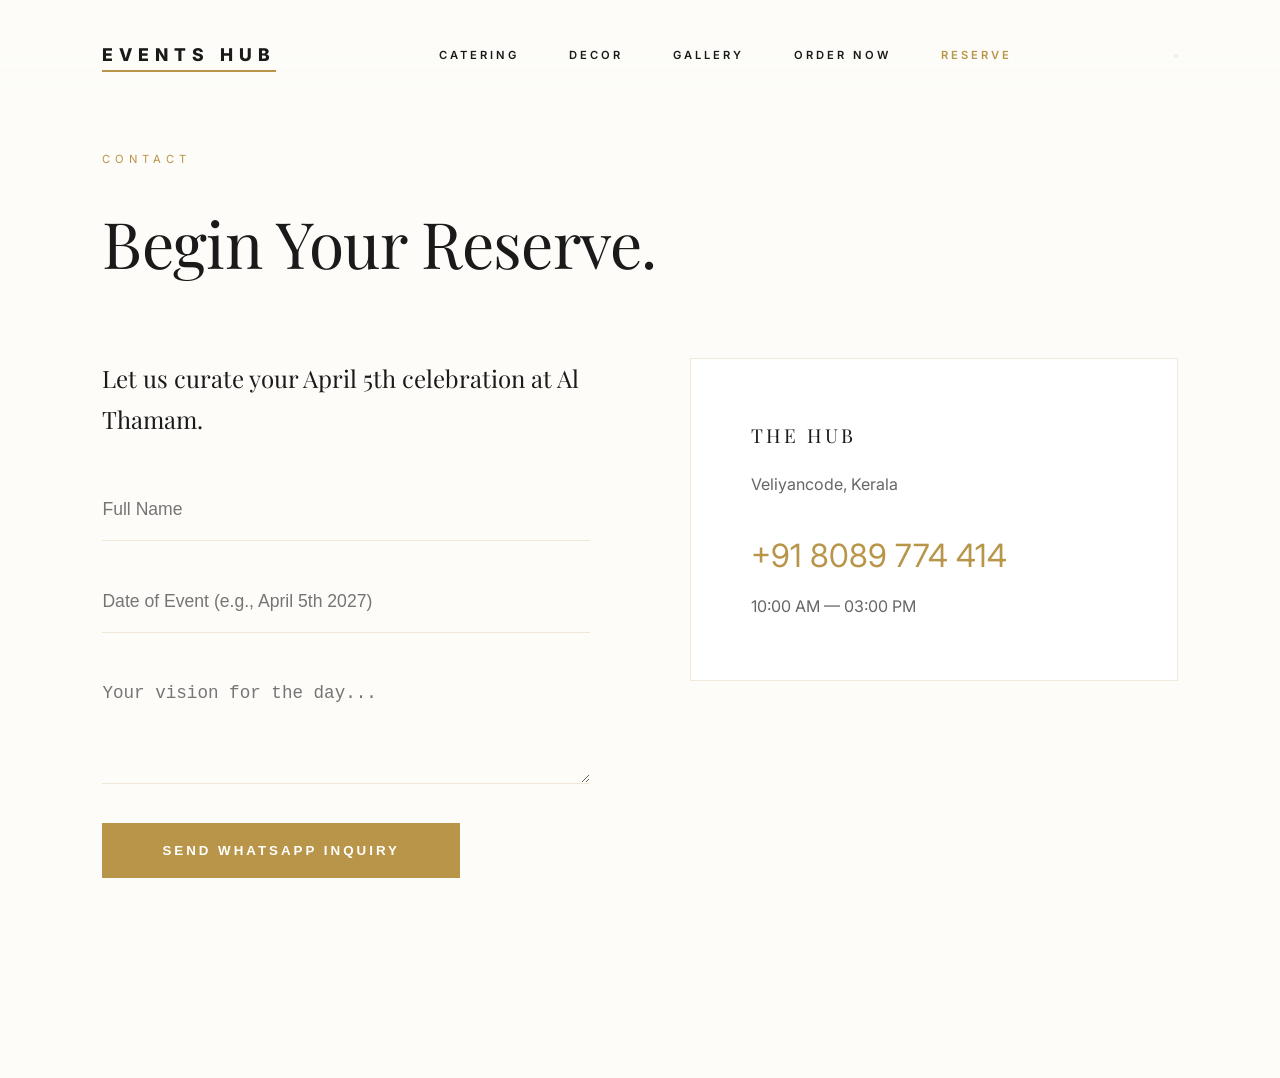
<file: contact/index.html>
<!DOCTYPE html>
<html lang="en">
<head>
    <meta charset="UTF-8">
    <meta name="viewport" content="width=device-width, initial-scale=1.0">
    <title>Reserve | Events Hub</title>
    <link href="https://fonts.googleapis.com/css2?family=Inter:wght@400;600;700&family=Playfair+Display:ital,wght@0,400;0,700;1,400&display=swap" rel="stylesheet">
    <link rel="stylesheet" href="../assets/css/style.css">
    <style>
        .input-royal {
            width: 100%;
            padding: 20px 0;
            background: transparent;
            border: none;
            border-bottom: 1px solid var(--border-soft);
            margin-bottom: 30px;
            font-size: 1.1rem;
            outline: none;
            transition: var(--transition-royal);
        }
        .input-royal:focus {
            border-bottom-color: var(--gold-rich);
        }
        .btn-royal {
            background: var(--gold-rich);
            color: white;
            padding: 20px 60px;
            border: none;
            text-transform: uppercase;
            letter-spacing: 3px;
            font-weight: 700;
            cursor: pointer;
            transition: var(--transition-royal);
        }
        .btn-royal:hover {
            background: var(--text-dark);
            transform: translateY(-5px);
        }
    </style>
</head>
<body class="page-fade">
    <div class="scroll-progress" id="progressBar"></div>
    <div id="loader"><div class="loader-text">Contact</div></div>

    <nav>
        <a href="../index.html" class="logo reveal-left">Events Hub</a>
        <div class="nav-links reveal-right">
            <a href="../catering/index.html">Catering</a>
            <a href="../decor/index.html">Decor</a>
            <a href="../gallery/index.html">Gallery</a>
            <a href="../order.html">Order Now</a>
            <a href="index.html" style="color: var(--gold-rich);">Reserve</a>
        </div>
    </nav>

    <section>
        <span class="section-label reveal-left">Contact</span>
        <h2 class="section-title reveal-right">Begin Your Reserve.</h2>

        <div style="display: grid; grid-template-columns: 1fr 1fr; gap: 100px;">
            <div class="reveal-left">
                <p style="font-size: 1.5rem; margin-bottom: 40px; font-family: 'Playfair Display', serif;">Let us curate your April 5th celebration at Al Thamam.</p>
                <div style="margin-bottom: 50px;">
                    <input type="text" id="custName" placeholder="Full Name" class="input-royal">
                    <input type="text" id="eventDate" placeholder="Date of Event (e.g., April 5th 2027)" class="input-royal">
                    <textarea id="eventMsg" placeholder="Your vision for the day..." class="input-royal" rows="4"></textarea>
                    <button onclick="handleInquiry()" class="btn-royal">Send WhatsApp Inquiry</button>
                </div>
            </div>

            <div class="card-royal reveal-right" style="align-self: flex-start;">
                <h3 style="font-size: 1.2rem; margin-bottom: 20px; text-transform: uppercase; letter-spacing: 3px;">The Hub</h3>
                <p style="color: var(--text-muted); margin-bottom: 30px;">Veliyancode, Kerala</p>
                <p style="font-size: 2rem; color: var(--gold-rich); margin-bottom: 10px;">+91 8089 774 414</p>
                <p style="color: var(--text-muted);">10:00 AM — 03:00 PM</p>
            </div>
        </div>
    </section>

    <script src="../assets/js/main.js"></script>
    <script>
        function handleInquiry() {
            const name = document.getElementById('custName').value;
            const date = document.getElementById('eventDate').value;
            const msg = document.getElementById('eventMsg').value;

            const fullMsg = `Hello Events Hub!\n\nName: ${name}\nDate: ${date}\nVision: ${msg}`;
            sendWhatsApp(fullMsg);
        }
    </script>
</body>
</html>
</file>
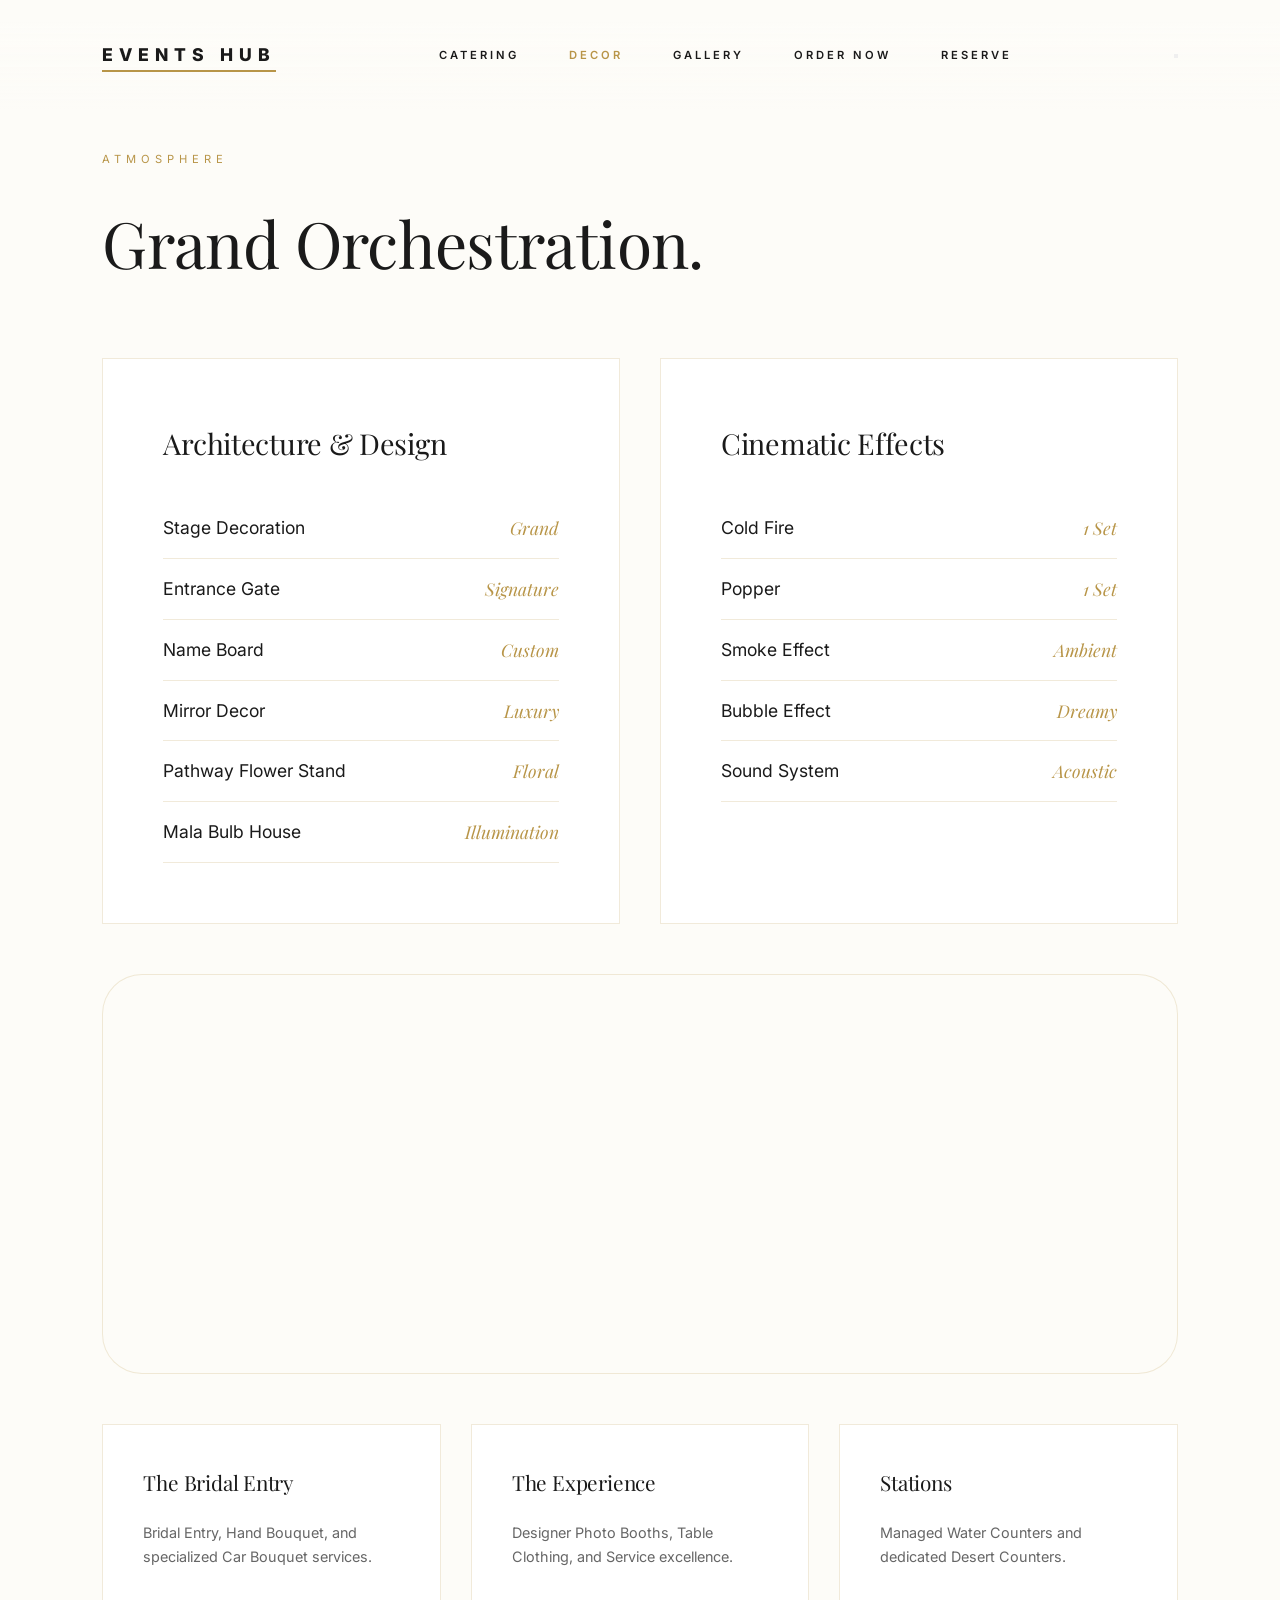
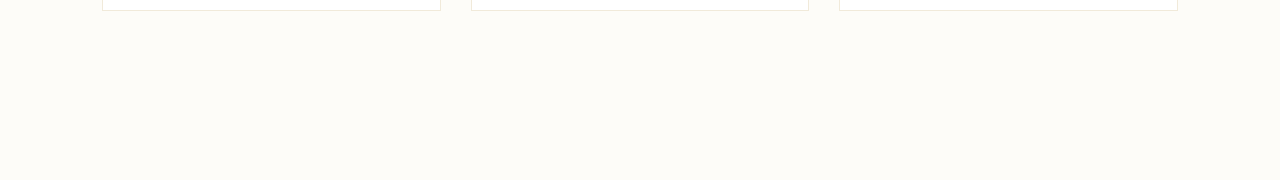
<file: decor/index.html>
<!DOCTYPE html>
<html lang="en">
<head>
    <meta charset="UTF-8">
    <meta name="viewport" content="width=device-width, initial-scale=1.0">
    <title>Decor | Events Hub</title>
    <link href="https://fonts.googleapis.com/css2?family=Inter:wght@400;600;700&family=Playfair+Display:ital,wght@0,400;0,700;1,400&display=swap" rel="stylesheet">
    <link rel="stylesheet" href="../assets/css/style.css">
    <style>
        .parallax-decor {
            height: 400px;
            background-attachment: fixed;
            background-size: cover;
            background-position: center;
            border-radius: 40px;
            margin: 50px 0;
            border: 1px solid var(--border-soft);
        }
    </style>
</head>
<body class="page-fade">
    <div class="scroll-progress" id="progressBar"></div>
    <div id="loader"><div class="loader-text">Design</div></div>

    <nav>
        <a href="../index.html" class="logo reveal-left">Events Hub</a>
        <div class="nav-links reveal-right">
            <a href="../catering/index.html">Catering</a>
            <a href="index.html" style="color: var(--gold-rich);">Decor</a>
            <a href="../gallery/index.html">Gallery</a>
            <a href="../order.html">Order Now</a>
            <a href="../contact/index.html">Reserve</a>
        </div>
    </nav>

    <section>
        <span class="section-label reveal-left">Atmosphere</span>
        <h2 class="section-title reveal-right">Grand Orchestration.</h2>

        <div style="display: grid; grid-template-columns: 1fr 1fr; gap: 40px;">
            <div class="card-royal reveal-left">
                <h3 style="font-size: 1.8rem; margin-bottom: 30px;">Architecture & Design</h3>
                <ul class="royal-list">
                    <li>Stage Decoration <span>Grand</span></li>
                    <li>Entrance Gate <span>Signature</span></li>
                    <li>Name Board <span>Custom</span></li>
                    <li>Mirror Decor <span>Luxury</span></li>
                    <li>Pathway Flower Stand <span>Floral</span></li>
                    <li>Mala Bulb House <span>Illumination</span></li>
                </ul>
            </div>
            <div class="card-royal reveal-right">
                <h3 style="font-size: 1.8rem; margin-bottom: 30px;">Cinematic Effects</h3>
                <ul class="royal-list">
                    <li>Cold Fire <span>1 Set</span></li>
                    <li>Popper <span>1 Set</span></li>
                    <li>Smoke Effect <span>Ambient</span></li>
                    <li>Bubble Effect <span>Dreamy</span></li>
                    <li>Sound System <span>Acoustic</span></li>
                </ul>
            </div>
        </div>

        <div class="parallax-decor reveal-center" style="background-image: url('https://images.unsplash.com/photo-1519225421980-715cb0215aed?auto=format&fit=crop&w=1200&q=80');"></div>

        <div style="display: grid; grid-template-columns: 1fr 1fr 1fr; gap: 30px; margin-top: 40px;">
            <div class="card-royal reveal-left" style="padding: 40px;">
                <h3 style="font-size: 1.3rem; margin-bottom: 20px;">The Bridal Entry</h3>
                <p style="color: var(--text-muted); font-size: 0.9rem;">Bridal Entry, Hand Bouquet, and specialized Car Bouquet services.</p>
            </div>
            <div class="card-royal reveal-center" style="padding: 40px;">
                <h3 style="font-size: 1.3rem; margin-bottom: 20px;">The Experience</h3>
                <p style="color: var(--text-muted); font-size: 0.9rem;">Designer Photo Booths, Table Clothing, and Service excellence.</p>
            </div>
            <div class="card-royal reveal-right" style="padding: 40px;">
                <h3 style="font-size: 1.3rem; margin-bottom: 20px;">Stations</h3>
                <p style="color: var(--text-muted); font-size: 0.9rem;">Managed Water Counters and dedicated Desert Counters.</p>
            </div>
        </div>
    </section>

    <footer class="reveal-center">
        <p style="letter-spacing: 5px; text-transform: uppercase; font-size: 0.7rem; color: var(--gold-rich);">Grand Orchestration by Events Hub</p>
    </footer>

    <script src="../assets/js/main.js"></script>
</body>
</html>
</file>
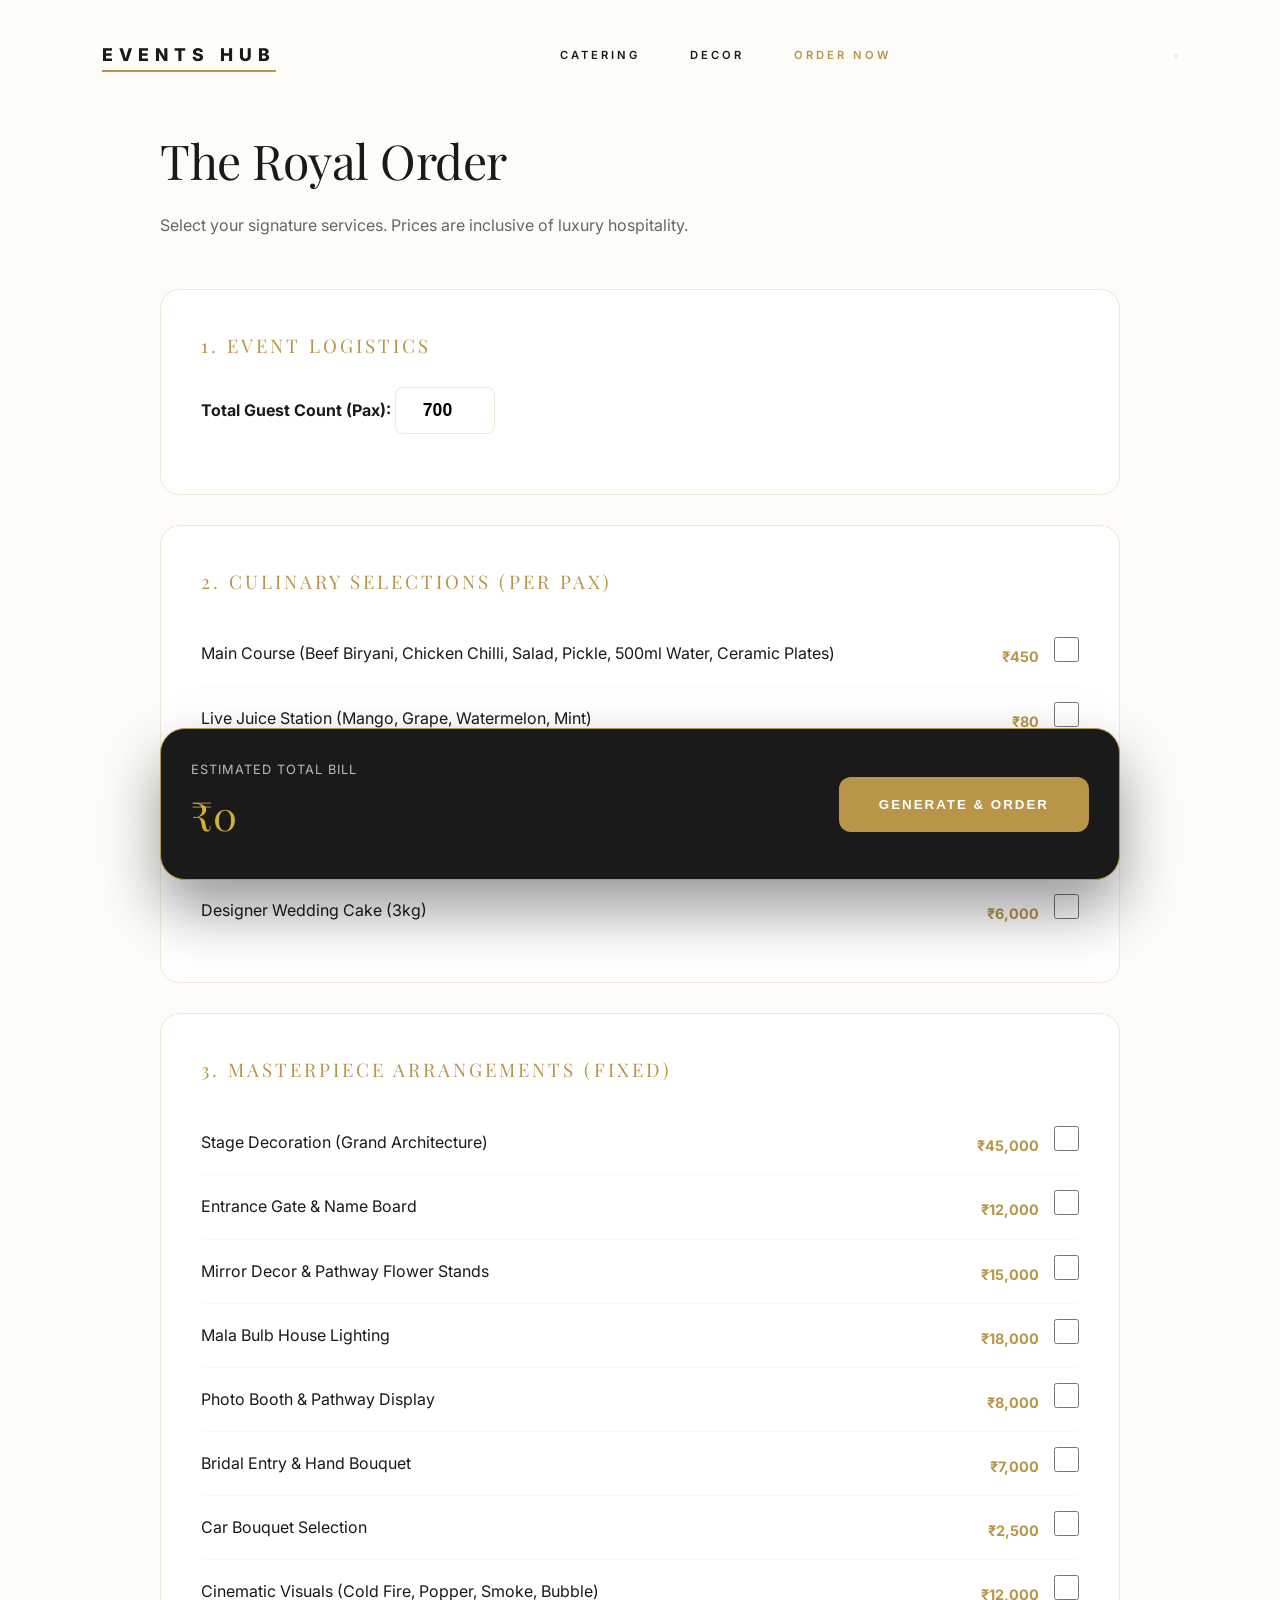
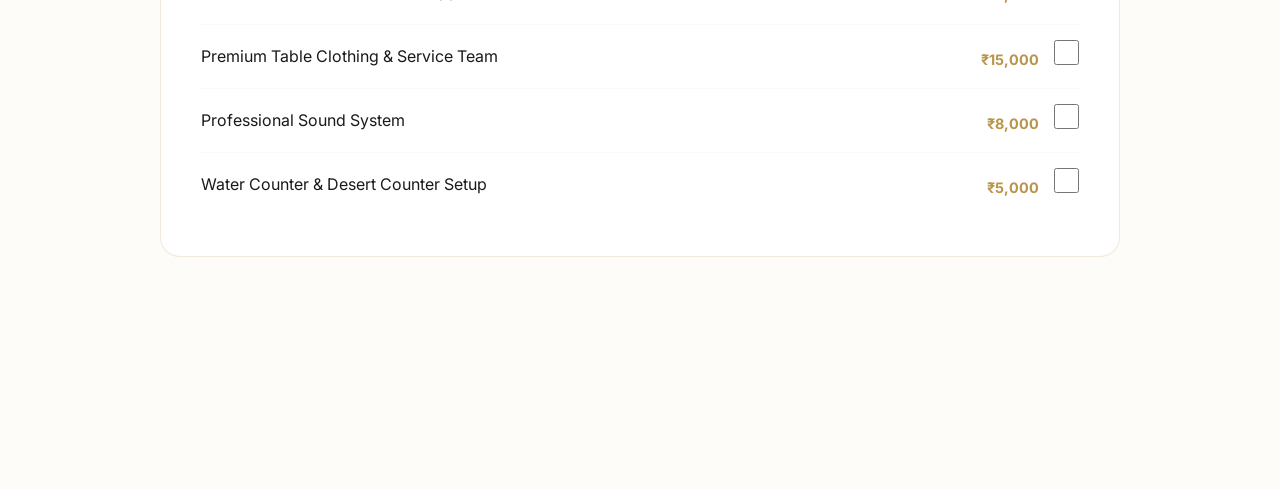
<file: order.html>
<!DOCTYPE html>
<html lang="en">
<head>
    <meta charset="UTF-8">
    <meta name="viewport" content="width=device-width, initial-scale=1.0">
    <title>Grand Order | Events Hub</title>
    <link href="https://fonts.googleapis.com/css2?family=Inter:wght@400;700&family=Playfair+Display:wght@700&display=swap" rel="stylesheet">
    <link rel="stylesheet" href="assets/css/style.css">
    <style>
        .order-container {
            max-width: 1000px;
            margin: 120px auto 50px;
            padding: 0 20px;
        }
        .order-section {
            background: #fff;
            border: 1px solid var(--border-soft);
            padding: 40px;
            margin-bottom: 30px;
            border-radius: 20px;
        }
        .item-choice {
            display: flex;
            justify-content: space-between;
            align-items: center;
            padding: 15px 0;
            border-bottom: 1px solid #f9f9f9;
        }
        .item-choice:last-child { border-bottom: none; }

        .checkbox-custom {
            width: 25px;
            height: 25px;
            accent-color: var(--gold-rich);
            cursor: pointer;
        }

        .price-tag {
            color: var(--gold-rich);
            font-weight: 700;
            margin-right: 15px;
            font-size: 0.9rem;
        }

        .bill-summary {
            position: sticky;
            bottom: 20px;
            background: #1a1a1a;
            color: white;
            padding: 30px;
            border-radius: 25px;
            box-shadow: 0 30px 60px rgba(0,0,0,0.4);
            display: flex;
            justify-content: space-between;
            align-items: center;
            z-index: 1000;
            border: 1px solid var(--gold-rich);
        }

        .btn-confirm {
            background: var(--gold-rich);
            color: white;
            border: none;
            padding: 20px 40px;
            border-radius: 12px;
            font-weight: 700;
            text-transform: uppercase;
            letter-spacing: 2px;
            cursor: pointer;
            transition: var(--transition-royal);
        }

        .btn-confirm:hover {
            background: #fff;
            color: #000;
            transform: translateY(-5px);
        }

        .pax-input {
            width: 100px;
            padding: 12px;
            border: 1px solid var(--border-soft);
            border-radius: 8px;
            text-align: center;
            font-weight: 700;
            font-size: 1.1rem;
        }

        #visualBill {
            display: none;
            position: fixed;
            top: 50%;
            left: 50%;
            transform: translate(-50%, -50%);
            width: 90%;
            max-width: 500px;
            background: #fff;
            padding: 40px;
            border: 2px solid var(--gold-rich);
            z-index: 2000;
            box-shadow: 0 0 100px rgba(0,0,0,0.5);
            max-height: 80vh;
            overflow-y: auto;
        }

        .overlay {
            display: none;
            position: fixed;
            top:0; left:0; width:100%; height:100%;
            background: rgba(0,0,0,0.8);
            z-index: 1500;
        }

        @media (max-width: 768px) {
            .order-container { margin: 100px auto 30px; padding: 0 15px; }
            .order-section { padding: 22px; }
            .item-choice {
                flex-direction: column;
                align-items: flex-start;
                gap: 10px;
            }
            .item-choice > div {
                width: 100%;
                display: flex;
                justify-content: space-between;
                align-items: center;
            }
            .item-choice span { font-size: 0.9rem; line-height: 1.5; }
            .btn-confirm { padding: 15px 20px; font-size: 0.8rem; }
            .bill-summary {
                flex-direction: column;
                align-items: flex-start;
                gap: 15px;
                padding: 20px;
                position: static;
                margin-top: 20px;
            }
            .pax-input { width: 100%; }
            #displayTotal { font-size: 1.8rem !important; }
            #visualBill { width: 95%; padding: 25px; }
        }
    </style>
</head>
<body class="page-fade">
    <div class="scroll-progress" id="progressBar"></div>

    <nav>
        <a href="index.html" class="logo">Events Hub</a>
        <div class="nav-links">
            <a href="catering/index.html">Catering</a>
            <a href="decor/index.html">Decor</a>
            <a href="order.html" style="color: var(--gold-rich);">Order Now</a>
        </div>
    </nav>

    <div class="order-container">
        <h2 class="serif reveal-left" style="font-size: 3rem; margin-bottom: 10px;">The Royal Order</h2>
        <p class="reveal-right" style="color: var(--text-muted); margin-bottom: 50px;">Select your signature services. Prices are inclusive of luxury hospitality.</p>

        <div class="order-section reveal-left">
            <h3 style="color: var(--gold-rich); margin-bottom: 25px; text-transform: uppercase; letter-spacing: 3px;">1. Event Logistics</h3>
            <div style="margin-bottom: 20px;">
                <label style="font-weight: 700;">Total Guest Count (Pax): </label>
                <input type="number" id="paxCount" class="pax-input" value="700" onchange="updateTotal()">
            </div>
        </div>

        <!-- Comprehensive Catering -->
        <div class="order-section reveal-right">
            <h3 style="color: var(--gold-rich); margin-bottom: 25px; text-transform: uppercase; letter-spacing: 3px;">2. Culinary Selections (Per Pax)</h3>

            <div class="item-choice">
                <span>Main Course (Beef Biryani, Chicken Chilli, Salad, Pickle, 500ml Water, Ceramic Plates)</span>
                <div><span class="price-tag">₹450</span><input type="checkbox" class="order-item checkbox-custom" data-name="Main Course Banquet" data-price="450" data-pax="true" onchange="updateTotal()"></div>
            </div>
            <div class="item-choice">
                <span>Live Juice Station (Mango, Grape, Watermelon, Mint)</span>
                <div><span class="price-tag">₹80</span><input type="checkbox" class="order-item checkbox-custom" data-name="Live Juices" data-price="80" data-pax="true" onchange="updateTotal()"></div>
            </div>
            <div class="item-choice">
                <span>Vegetarian Menu (Rice, Fish Curry, Fish Fry, Moru Curry, Upperi, Pappadam, Pulinchi)</span>
                <div><span class="price-tag">₹350</span><input type="checkbox" class="order-item checkbox-custom" data-name="Veg Menu (50 Pax)" data-price="350" data-pax="true" onchange="updateTotal()"></div>
            </div>
            <div class="item-choice">
                <span>Desert Station (Ice Cream & Kawa)</span>
                <div><span class="price-tag">₹60</span><input type="checkbox" class="order-item checkbox-custom" data-name="Deserts" data-price="60" data-pax="true" onchange="updateTotal()"></div>
            </div>
            <div class="item-choice">
                <span>Designer Wedding Cake (3kg)</span>
                <div><span class="price-tag">₹6,000</span><input type="checkbox" class="order-item checkbox-custom" data-name="3kg Cake" data-price="6000" data-pax="false" onchange="updateTotal()"></div>
            </div>
        </div>

        <!-- Comprehensive Arrangements -->
        <div class="order-section reveal-left">
            <h3 style="color: var(--gold-rich); margin-bottom: 25px; text-transform: uppercase; letter-spacing: 3px;">3. Masterpiece Arrangements (Fixed)</h3>

            <div class="item-choice">
                <span>Stage Decoration (Grand Architecture)</span>
                <div><span class="price-tag">₹45,000</span><input type="checkbox" class="order-item checkbox-custom" data-name="Stage Decor" data-price="45000" onchange="updateTotal()"></div>
            </div>
            <div class="item-choice">
                <span>Entrance Gate & Name Board</span>
                <div><span class="price-tag">₹12,000</span><input type="checkbox" class="order-item checkbox-custom" data-name="Entrance & Board" data-price="12000" onchange="updateTotal()"></div>
            </div>
            <div class="item-choice">
                <span>Mirror Decor & Pathway Flower Stands</span>
                <div><span class="price-tag">₹15,000</span><input type="checkbox" class="order-item checkbox-custom" data-name="Path & Mirror" data-price="15000" onchange="updateTotal()"></div>
            </div>
            <div class="item-choice">
                <span>Mala Bulb House Lighting</span>
                <div><span class="price-tag">₹18,000</span><input type="checkbox" class="order-item checkbox-custom" data-name="Mala Lighting" data-price="18000" onchange="updateTotal()"></div>
            </div>
            <div class="item-choice">
                <span>Photo Booth & Pathway Display</span>
                <div><span class="price-tag">₹8,000</span><input type="checkbox" class="order-item checkbox-custom" data-name="Photo Booth" data-price="8000" onchange="updateTotal()"></div>
            </div>
            <div class="item-choice">
                <span>Bridal Entry & Hand Bouquet</span>
                <div><span class="price-tag">₹7,000</span><input type="checkbox" class="order-item checkbox-custom" data-name="Bridal Entry" data-price="7000" onchange="updateTotal()"></div>
            </div>
            <div class="item-choice">
                <span>Car Bouquet Selection</span>
                <div><span class="price-tag">₹2,500</span><input type="checkbox" class="order-item checkbox-custom" data-name="Car Bouquet" data-price="2500" onchange="updateTotal()"></div>
            </div>
            <div class="item-choice">
                <span>Cinematic Visuals (Cold Fire, Popper, Smoke, Bubble)</span>
                <div><span class="price-tag">₹12,000</span><input type="checkbox" class="order-item checkbox-custom" data-name="Grand Effects" data-price="12000" onchange="updateTotal()"></div>
            </div>
            <div class="item-choice">
                <span>Premium Table Clothing & Service Team</span>
                <div><span class="price-tag">₹15,000</span><input type="checkbox" class="order-item checkbox-custom" data-name="Service Team" data-price="15000" onchange="updateTotal()"></div>
            </div>
            <div class="item-choice">
                <span>Professional Sound System</span>
                <div><span class="price-tag">₹8,000</span><input type="checkbox" class="order-item checkbox-custom" data-name="Sound System" data-price="8000" onchange="updateTotal()"></div>
            </div>
            <div class="item-choice">
                <span>Water Counter & Desert Counter Setup</span>
                <div><span class="price-tag">₹5,000</span><input type="checkbox" class="order-item checkbox-custom" data-name="Counter Setups" data-price="5000" onchange="updateTotal()"></div>
            </div>
        </div>

        <!-- Summary Bar -->
        <div class="bill-summary">
            <div>
                <p style="font-size: 0.8rem; opacity: 0.7; text-transform: uppercase; letter-spacing: 1px;">Estimated Total Bill</p>
                <h3 id="displayTotal" style="font-size: 2.5rem; color: var(--gold-light);">₹0</h3>
            </div>
            <button class="btn-confirm" onclick="generateVisualBill()">Generate & Order</button>
        </div>
    </div>

    <!-- Visual Bill Overlay -->
    <div class="overlay" id="overlay"></div>
    <div id="visualBill">
        <h2 class="serif" style="text-align: center; color: var(--gold-rich); border-bottom: 2px solid var(--gold-rich); padding-bottom: 15px; margin-bottom: 20px;">EVENTS HUB</h2>
        <p style="text-align: center; text-transform: uppercase; font-size: 0.7rem; letter-spacing: 2px; margin-bottom: 20px;">Official Order Summary</p>
        <div id="billContent" style="font-size: 0.9rem; line-height: 1.8; color: #333;"></div>
        <div style="margin-top: 30px; border-top: 1px dashed #ccc; padding-top: 20px;">
            <h3 id="billTotal" style="text-align: right; color: var(--gold-rich); font-size: 1.5rem;"></h3>
        </div>
        <button class="btn-confirm" style="width: 100%; margin-top: 30px;" onclick="sendFinalWhatsApp()">Confirm & Send to WhatsApp</button>
        <p style="text-align: center; margin-top: 15px; font-size: 0.7rem; color: #999; cursor: pointer;" onclick="closeBill()">← Back to Selections</p>
    </div>

    <script src="assets/js/main.js"></script>
    <script>
        let currentOrderMsg = "";

        function updateTotal() {
            let total = 0;
            const pax = document.getElementById('paxCount').value || 0;
            const items = document.querySelectorAll('.order-item');

            items.forEach(item => {
                if(item.checked) {
                    const price = parseInt(item.getAttribute('data-price'));
                    const isPax = item.getAttribute('data-pax') === 'true';
                    total += isPax ? (price * pax) : price;
                }
            });

            document.getElementById('displayTotal').innerText = "₹" + total.toLocaleString();
        }

        function generateVisualBill() {
            const pax = document.getElementById('paxCount').value;
            let total = 0;
            let htmlContent = `<p><strong>PAX COUNT:</strong> ${pax}</p><hr style="border:none; border-bottom:1px solid #eee; margin:10px 0;">`;
            let whatsappMsg = `*NEW ROYAL ORDER*\n_Events Hub Veliyancode_\n\n*PAX:* ${pax}\n--------------------------\n`;

            const items = document.querySelectorAll('.order-item');
            let hasItems = false;

            items.forEach(item => {
                if(item.checked) {
                    hasItems = true;
                    const name = item.getAttribute('data-name');
                    const price = parseInt(item.getAttribute('data-price'));
                    const isPax = item.getAttribute('data-pax') === 'true';
                    const lineTotal = isPax ? (price * pax) : price;

                    htmlContent += `<div style="display:flex; justify-content:space-between;"><span>${name}</span><span>₹${lineTotal.toLocaleString()}</span></div>`;
                    whatsappMsg += `• ${name}: ₹${lineTotal.toLocaleString()}\n`;
                    total += lineTotal;
                }
            });

            if(!hasItems) { alert('Please select at least one service'); return; }

            whatsappMsg += `--------------------------\n*TOTAL ESTIMATED: ₹${total.toLocaleString()}*\n--------------------------\n_Customer has viewed this bill._`;
            currentOrderMsg = whatsappMsg;

            document.getElementById('billContent').innerHTML = htmlContent;
            document.getElementById('billTotal').innerText = "TOTAL: ₹" + total.toLocaleString();

            document.getElementById('overlay').style.display = 'block';
            document.getElementById('visualBill').style.display = 'block';
        }

        function closeBill() {
            document.getElementById('overlay').style.display = 'none';
            document.getElementById('visualBill').style.display = 'none';
        }

        function sendFinalWhatsApp() {
            const phone = "918089774414";
            window.open(`https://wa.me/${phone}?text=${encodeURIComponent(currentOrderMsg)}`, '_blank');
        }
    </script>
</body>
</html>
</file>
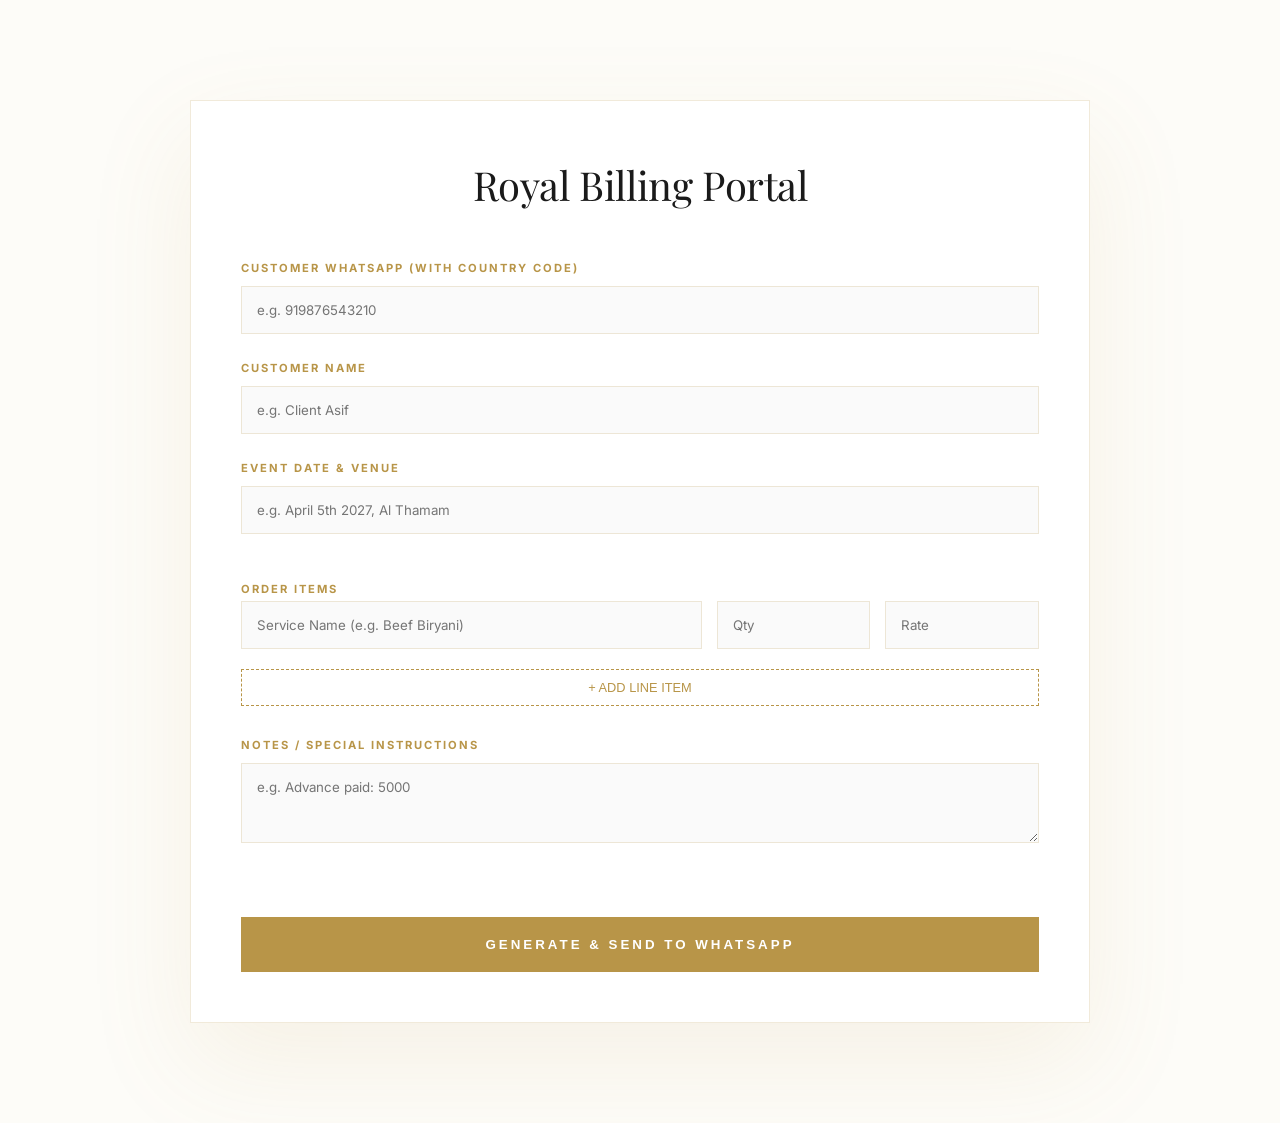
<file: admin/billing.html>
<!DOCTYPE html>
<html lang="en">
<head>
    <meta charset="UTF-8">
    <meta name="viewport" content="width=device-width, initial-scale=1.0">
    <title>Owner Portal | Billing & Ordering</title>
    <link href="https://fonts.googleapis.com/css2?family=Inter:wght@400;700&family=Playfair+Display:wght@700&display=swap" rel="stylesheet">
    <link rel="stylesheet" href="../assets/css/style.css">
    <style>
        .admin-container {
            max-width: 900px;
            margin: 100px auto;
            background: #fff;
            padding: 50px;
            border: 1px solid var(--border-soft);
            box-shadow: 0 40px 100px rgba(184, 149, 72, 0.1);
        }
        .bill-form-group {
            margin-bottom: 25px;
        }
        .bill-form-group label {
            display: block;
            font-size: 0.7rem;
            text-transform: uppercase;
            letter-spacing: 2px;
            color: var(--gold-rich);
            margin-bottom: 8px;
            font-weight: 700;
        }
        .bill-input {
            width: 100%;
            padding: 15px;
            border: 1px solid var(--border-soft);
            background: #fafafa;
            outline: none;
            font-family: 'Inter', sans-serif;
        }
        .item-row {
            display: grid;
            grid-template-columns: 3fr 1fr 1fr;
            gap: 15px;
            margin-bottom: 10px;
        }
        .btn-add-item {
            background: none;
            border: 1px dashed var(--gold-rich);
            color: var(--gold-rich);
            padding: 10px;
            width: 100%;
            cursor: pointer;
            margin-top: 10px;
            font-size: 0.8rem;
            text-transform: uppercase;
        }
        .btn-send-bill {
            background: var(--gold-rich);
            color: white;
            padding: 20px;
            width: 100%;
            border: none;
            text-transform: uppercase;
            letter-spacing: 3px;
            font-weight: 700;
            cursor: pointer;
            margin-top: 40px;
            transition: var(--transition-royal);
        }
        .btn-send-bill:hover {
            background: var(--text-dark);
        }
        .bill-preview {
            margin-top: 40px;
            padding: 30px;
            background: #fdfcf8;
            border: 1px solid var(--border-soft);
            display: none;
        }
    </style>
</head>
<body class="page-fade">
    <div class="admin-container">
        <h2 class="serif" style="font-size: 2.5rem; color: var(--text-dark); margin-bottom: 40px; text-align: center;">Royal Billing Portal</h2>

        <div class="bill-form-group">
            <label>Customer WhatsApp (with country code)</label>
            <input type="text" id="custPhone" class="bill-input" placeholder="e.g. 919876543210">
        </div>

        <div class="bill-form-group">
            <label>Customer Name</label>
            <input type="text" id="custName" class="bill-input" placeholder="e.g. Client Asif">
        </div>

        <div class="bill-form-group">
            <label>Event Date & Venue</label>
            <input type="text" id="eventInfo" class="bill-input" placeholder="e.g. April 5th 2027, Al Thamam">
        </div>

        <div style="margin-top: 40px;">
            <label style="font-size: 0.7rem; text-transform: uppercase; letter-spacing: 2px; color: var(--gold-rich); font-weight: 700;">Order Items</label>
            <div id="itemsContainer">
                <div class="item-row">
                    <input type="text" class="bill-input item-desc" placeholder="Service Name (e.g. Beef Biryani)">
                    <input type="number" class="bill-input item-qty" placeholder="Qty">
                    <input type="number" class="bill-input item-price" placeholder="Rate">
                </div>
            </div>
            <button class="btn-add-item" onclick="addItemRow()">+ Add Line Item</button>
        </div>

        <div class="bill-form-group" style="margin-top: 30px;">
            <label>Notes / Special Instructions</label>
            <textarea id="billNotes" class="bill-input" rows="3" placeholder="e.g. Advance paid: 5000"></textarea>
        </div>

        <button class="btn-send-bill" onclick="generateAndSendBill()">Generate & Send to WhatsApp</button>
    </div>

    <script>
        function addItemRow() {
            const container = document.getElementById('itemsContainer');
            const row = document.createElement('div');
            row.className = 'item-row';
            row.innerHTML = `
                <input type="text" class="bill-input item-desc" placeholder="Service Name">
                <input type="number" class="bill-input item-qty" placeholder="Qty">
                <input type="number" class="bill-input item-price" placeholder="Rate">
            `;
            container.appendChild(row);
        }

        function generateAndSendBill() {
            const phone = document.getElementById('custPhone').value;
            const name = document.getElementById('custName').value;
            const event = document.getElementById('eventInfo').value;
            const notes = document.getElementById('billNotes').value;

            if(!phone) { alert('Please enter customer phone'); return; }

            let itemsText = "";
            let total = 0;
            const descs = document.querySelectorAll('.item-desc');
            const qtys = document.querySelectorAll('.item-qty');
            const prices = document.querySelectorAll('.item-price');

            descs.forEach((d, i) => {
                const desc = d.value;
                const qty = qtys[i].value || 0;
                const price = prices[i].value || 0;
                const lineTotal = qty * price;
                if(desc) {
                    itemsText += `• ${desc}: ${qty} x ${price} = ₹${lineTotal}\n`;
                    total += lineTotal;
                }
            });

            const billMsg = `*EVENTS HUB VELIYANCODE*\n` +
                          `_Royal Billing & Confirmation_\n\n` +
                          `*CLIENT:* ${name}\n` +
                          `*EVENT:* ${event}\n` +
                          `--------------------------\n` +
                          `*ORDER DETAILS:*\n${itemsText}` +
                          `--------------------------\n` +
                          `*TOTAL AMOUNT: ₹${total}*\n` +
                          `--------------------------\n` +
                          `*NOTES:* ${notes}\n\n` +
                          `_Thank you for choosing luxury._\n` +
                          `Contact: +91 8089774414`;

            const url = `https://wa.me/${phone}?text=${encodeURIComponent(billMsg)}`;
            window.open(url, '_blank');
        }
    </script>
</body>
</html>
</file>
<file: assets/css/style.css>
:root {
    --bg-royal: #fdfcf8; /* Soft Ivory */
    --gold-rich: #b89548; /* Deep Matte Gold */
    --gold-light: #d4af37;
    --text-dark: #1a1a1a;
    --text-muted: #666666;
    --border-soft: rgba(184, 149, 72, 0.2);
    --transition-royal: all 1.8s cubic-bezier(0.19, 1, 0.22, 1); /* Slowed for ultra-luxury */
}

* {
    margin: 0;
    padding: 0;
    box-sizing: border-box;
    cursor: none;
}

body {
    background: var(--bg-royal);
    color: var(--text-dark);
    font-family: 'Inter', sans-serif;
    overflow-x: hidden;
    line-height: 1.7;
}

h1, h2, h3, .serif {
    font-family: 'Playfair Display', serif;
    font-weight: 400;
    letter-spacing: -0.01em;
}

/* Luxury Cursor - Light Theme */
.cursor {
    width: 25px;
    height: 25px;
    border: 1px solid var(--gold-rich);
    border-radius: 50%;
    position: fixed;
    pointer-events: none;
    z-index: 9999;
    transition: transform 0.2s, background 0.3s;
}

.cursor-dot {
    width: 4px;
    height: 4px;
    background: var(--gold-rich);
    border-radius: 50%;
    position: fixed;
    pointer-events: none;
    z-index: 9999;
}

/* Navigation - Minimalist Editorial */
nav {
    position: fixed;
    top: 0;
    width: 100%;
    padding: 40px 8%;
    display: flex;
    justify-content: space-between;
    align-items: center;
    z-index: 1000;
    background: linear-gradient(to bottom, var(--bg-royal) 20%, transparent);
}

.logo {
    font-size: 1.1rem;
    font-weight: 800;
    color: var(--text-dark);
    text-transform: uppercase;
    letter-spacing: 6px;
    text-decoration: none;
    border-bottom: 2px solid var(--gold-rich);
}

.nav-links {
    display: flex;
    gap: 50px;
}

.nav-links a {
    color: var(--text-dark);
    text-decoration: none;
    text-transform: uppercase;
    font-size: 0.7rem;
    letter-spacing: 3px;
    font-weight: 600;
    position: relative;
}

.nav-links a::after {
    content: '';
    position: absolute;
    bottom: -5px;
    left: 0;
    width: 0;
    height: 1px;
    background: var(--gold-rich);
    transition: var(--transition-royal);
}

.nav-links a:hover::after {
    width: 100%;
}

/* Hero - The Royal Entry */
.hero {
    height: 100vh;
    display: flex;
    flex-direction: column;
    justify-content: center;
    padding: 0 8%;
    background-image:
        radial-gradient(circle at 90% 10%, rgba(184, 149, 72, 0.05) 0%, transparent 40%);
}

.hero p.tagline {
    font-size: 0.8rem;
    text-transform: uppercase;
    letter-spacing: 8px;
    color: var(--gold-rich);
    margin-bottom: 20px;
}

.hero h1 {
    font-size: clamp(4rem, 12vw, 8rem);
    line-height: 1;
    margin-bottom: 30px;
    color: var(--text-dark);
}

.hero .hero-footer {
    display: flex;
    justify-content: space-between;
    align-items: flex-end;
    margin-top: 50px;
}

/* Section Styling */
section {
    padding: 150px 8%;
}

.section-label {
    font-size: 0.7rem;
    text-transform: uppercase;
    letter-spacing: 5px;
    color: var(--gold-rich);
    margin-bottom: 20px;
    display: block;
}

.section-title {
    font-size: 4rem;
    margin-bottom: 60px;
}

/* Cards - Ivory Floating */
.card-royal {
    background: #ffffff;
    border: 1px solid var(--border-soft);
    padding: 60px;
    transition: var(--transition-royal);
    position: relative;
}

.card-royal:hover {
    transform: translateY(-10px);
    box-shadow: 0 30px 60px rgba(184, 149, 72, 0.1);
}

/* WhatsApp - Gold Styled */
.whatsapp-btn {
    position: fixed;
    bottom: 40px;
    right: 40px;
    background: var(--gold-rich);
    color: white;
    width: 60px;
    height: 60px;
    border-radius: 50%;
    display: flex;
    justify-content: center;
    align-items: center;
    z-index: 1001;
    box-shadow: 0 10px 30px rgba(184, 149, 72, 0.3);
    transition: var(--transition-royal);
}

.whatsapp-btn:hover {
    transform: scale(1.1) rotate(10deg);
    background: var(--text-dark);
}

/* Specific List Styling */
.royal-list {
    list-style: none;
}

.royal-list li {
    font-size: 1.1rem;
    padding: 15px 0;
    border-bottom: 1px solid var(--border-soft);
    display: flex;
    justify-content: space-between;
}

.royal-list li span {
    color: var(--gold-rich);
    font-family: 'Playfair Display', serif;
    font-style: italic;
}

/* Multi-Page Header Transitions */
.page-fade {
    animation: fadeIn 1s ease-out;
}

@keyframes fadeIn {
    from { opacity: 0; transform: translateY(20px); }
    to { opacity: 1; transform: translateY(0); }
}

/* Testimonial Section */
.testimonial-card {
    background: #fff;
    padding: 50px;
    border: 1px solid var(--border-soft);
    position: relative;
    font-style: italic;
    font-family: 'Playfair Display', serif;
    font-size: 1.2rem;
    line-height: 1.8;
}

.testimonial-author {
    margin-top: 30px;
    font-family: 'Inter', sans-serif;
    font-style: normal;
    font-weight: 700;
    text-transform: uppercase;
    letter-spacing: 3px;
    font-size: 0.8rem;
    color: var(--gold-rich);
}

/* Event Timeline */
.timeline-container {
    position: relative;
    max-width: 1000px;
    margin: 50px auto;
}

.timeline-item {
    padding: 40px;
    border-left: 2px solid var(--gold-rich);
    position: relative;
    margin-left: 50px;
}

.timeline-item::before {
    content: '';
    position: absolute;
    left: -11px;
    top: 45px;
    width: 20px;
    height: 20px;
    background: var(--bg-royal);
    border: 2px solid var(--gold-rich);
    border-radius: 50%;
}

.timeline-time {
    font-family: 'Playfair Display', serif;
    font-weight: 700;
    color: var(--gold-rich);
    font-size: 1.5rem;
    margin-bottom: 10px;
}

/* Luxury Counter */
.counter-box {
    text-align: center;
    padding: 40px;
}

.counter-number {
    font-size: 4rem;
    font-family: 'Playfair Display', serif;
    color: var(--gold-rich);
    display: block;
}

.counter-label {
    text-transform: uppercase;
    letter-spacing: 3px;
    font-size: 0.7rem;
    color: var(--text-muted);
}

/* Sliding Text Ticker */
.ticker-wrapper {
    background: var(--text-dark);
    padding: 30px 0;
    overflow: hidden;
    white-space: nowrap;
}

.ticker-content {
    display: inline-block;
    animation: ticker 40s linear infinite;
}

.ticker-content span {
    font-family: 'Playfair Display', serif;
    font-size: 2rem;
    color: var(--gold-rich);
    text-transform: uppercase;
    letter-spacing: 8px;
    padding: 0 60px;
}

@keyframes ticker {
    0% { transform: translateX(0); }
    100% { transform: translateX(-50%); }
}

/* Shimmer Effect */
.gold-shimmer {
    background: linear-gradient(90deg, var(--text-dark) 0%, var(--gold-rich) 50%, var(--text-dark) 100%);
    background-size: 200% auto;
    -webkit-background-clip: text;
    -webkit-text-fill-color: transparent;
    animation: shimmer 4s linear infinite;
}

@keyframes shimmer {
    to { background-position: 200% center; }
}

/* Page Loader */
#loader {
    position: fixed;
    top: 0;
    left: 0;
    width: 100%;
    height: 100%;
    background: var(--bg-royal);
    z-index: 10000;
    display: flex;
    justify-content: center;
    align-items: center;
    transition: opacity 1s cubic-bezier(0.19, 1, 0.22, 1);
}

.loader-text {
    font-family: 'Playfair Display', serif;
    font-size: 1.5rem;
    letter-spacing: 15px;
    color: var(--gold-rich);
    text-transform: uppercase;
    animation: pulse 2s infinite;
}

@keyframes pulse {
    0%, 100% { opacity: 0.3; }
    50% { opacity: 1; }
}

/* Interactive Moodboard / Bento for Features */
.moodboard-grid {
    display: grid;
    grid-template-columns: repeat(4, 1fr);
    grid-template-rows: repeat(2, 300px);
    gap: 20px;
}

.moodboard-item {
    position: relative;
    overflow: hidden;
    background: #fff;
    border: 1px solid var(--border-soft);
    display: flex;
    flex-direction: column;
    justify-content: flex-end;
    padding: 30px;
    transition: var(--transition-royal);
}

.moodboard-item:hover {
    transform: scale(0.98);
}

.moodboard-item img {
    position: absolute;
    top: 0;
    left: 0;
    width: 100%;
    height: 100%;
    object-fit: cover;
    opacity: 0.1;
    transition: var(--transition-royal);
    z-index: 0;
}

.moodboard-item:hover img {
    opacity: 0.3;
    transform: scale(1.1);
}

.moodboard-content {
    position: relative;
    z-index: 1;
}

.item-span-2 { grid-column: span 2; }
.item-row-2 { grid-row: span 2; }

/* Premium Comparison Table */
.comparison-container {
    display: grid;
    grid-template-columns: 1fr 1fr;
    gap: 1px;
    background: var(--border-soft);
    border: 1px solid var(--border-soft);
}

.comparison-cell {
    background: #fff;
    padding: 40px;
    text-align: center;
}

.comparison-header {
    background: #faf9f6;
    font-weight: 700;
    text-transform: uppercase;
    letter-spacing: 2px;
    font-size: 0.8rem;
    color: var(--gold-rich);
}

/* Luxury Glow Hover */
.list-premium-item {
    padding: 15px 20px;
    transition: var(--transition-royal);
    border-radius: 10px;
}

.list-premium-item:hover {
    background: #fff;
    box-shadow: 0 10px 30px rgba(184, 149, 72, 0.1);
    transform: translateX(10px);
}

/* Scroll Progress Bar */
.scroll-progress {
    position: fixed;
    top: 0;
    left: 0;
    height: 3px;
    background: var(--gold-rich);
    z-index: 10001;
    width: 0%;
}

/* Directional Reveals */
.reveal-left {
    opacity: 0;
    transform: translateX(-100px);
    transition: var(--transition-royal);
}

.reveal-right {
    opacity: 0;
    transform: translateX(100px);
    transition: var(--transition-royal);
}

.reveal-left.active, .reveal-right.active {
    opacity: 1;
    transform: translateX(0);
}

.reveal-center {
    opacity: 0;
    transform: scale(0.9);
    transition: var(--transition-royal);
}

.reveal-center.active {
    opacity: 1;
    transform: scale(1);
}

/* Mobile Clarity & Structural Optimization */
@media (max-width: 768px) {
    cursor, .cursor, .cursor-dot { display: none !important; }
    * { cursor: auto !important; }

    nav {
        padding: 15px 5%;
        background: rgba(253, 252, 248, 0.98);
        border-bottom: 1px solid var(--border-soft);
        height: auto;
    }

    .nav-links { display: none; }
    .logo { font-size: 1.2rem !important; letter-spacing: 2px; }

    .hero {
        height: auto;
        min-height: 100vh;
        padding: 150px 5% 80px;
        text-align: center;
        display: flex;
        flex-direction: column;
        justify-content: center;
    }

    /* CLEAR TYPOGRAPHY */
    h1, .hero h1 { font-size: 3.2rem !important; line-height: 1.1 !important; margin-bottom: 30px !important; }
    h2, .section-title { font-size: 2.5rem !important; line-height: 1.2 !important; margin-bottom: 40px !important; text-align: center !important; }
    h3 { font-size: 1.8rem !important; margin-bottom: 20px !important; }
    p, .hero p, .card-royal p, .moodboard-content p { font-size: 1.2rem !important; line-height: 1.6 !important; }

    section { padding: 80px 5% !important; }

    /* GRID RECOVERY - Clear 1-column visibility */
    .grid-luxury,
    .editorial-grid,
    .catering-grid,
    .moodboard-grid,
    .services-grid,
    div[style*="display: grid"] {
        grid-template-columns: 1fr !important;
        grid-template-areas: none !important;
        gap: 30px !important;
    }

    .item-span-2, .item-row-2, .large, .wide {
        grid-column: span 1 !important;
        grid-row: span 1 !important;
    }

    .card-royal { padding: 35px !important; margin-bottom: 20px; }

    .hero .hero-footer {
        flex-direction: column !important;
        align-items: center !important;
        text-align: center !important;
        gap: 40px !important;
        margin-top: 50px;
    }
    .hero .hero-footer div { text-align: center !important; }

    .royal-list li, .item-choice {
        font-size: 1.1rem !important;
        padding: 20px 0 !important;
        flex-direction: row !important; /* Keep price/check horizontal */
        justify-content: space-between !important;
        align-items: center !important;
    }

    .btn-royal, .btn-luxury, .btn-confirm {
        width: 100% !important;
        padding: 22px !important;
        font-size: 1.1rem !important;
        display: block !important;
        text-align: center;
    }

    .counter-box { padding: 30px 0 !important; border-bottom: 1px solid var(--border-soft); }
    .counter-number { font-size: 3.5rem !important; }

    .timeline-item { margin-left: 15px !important; padding: 30px 20px !important; }

    /* Animation Adjustment - Vertical only for clarity */
    .reveal-left, .reveal-right {
        opacity: 1 !important;
        transform: translateY(20px) !important;
        transition: all 1s ease-out !important;
    }
    .reveal-left.active, .reveal-right.active {
        transform: translateY(0) !important;
    }

    .ticker-content span { font-size: 1.4rem !important; padding: 0 30px; }

    /* Fixed Bill Summary Visibility */
    .bill-summary {
        position: fixed !important;
        bottom: 0 !important;
        left: 0 !important;
        width: 100% !important;
        border-radius: 0 !important;
        padding: 20px !important;
        flex-direction: column !important;
        gap: 15px !important;
        background: #000 !important;
    }
}
</file>
